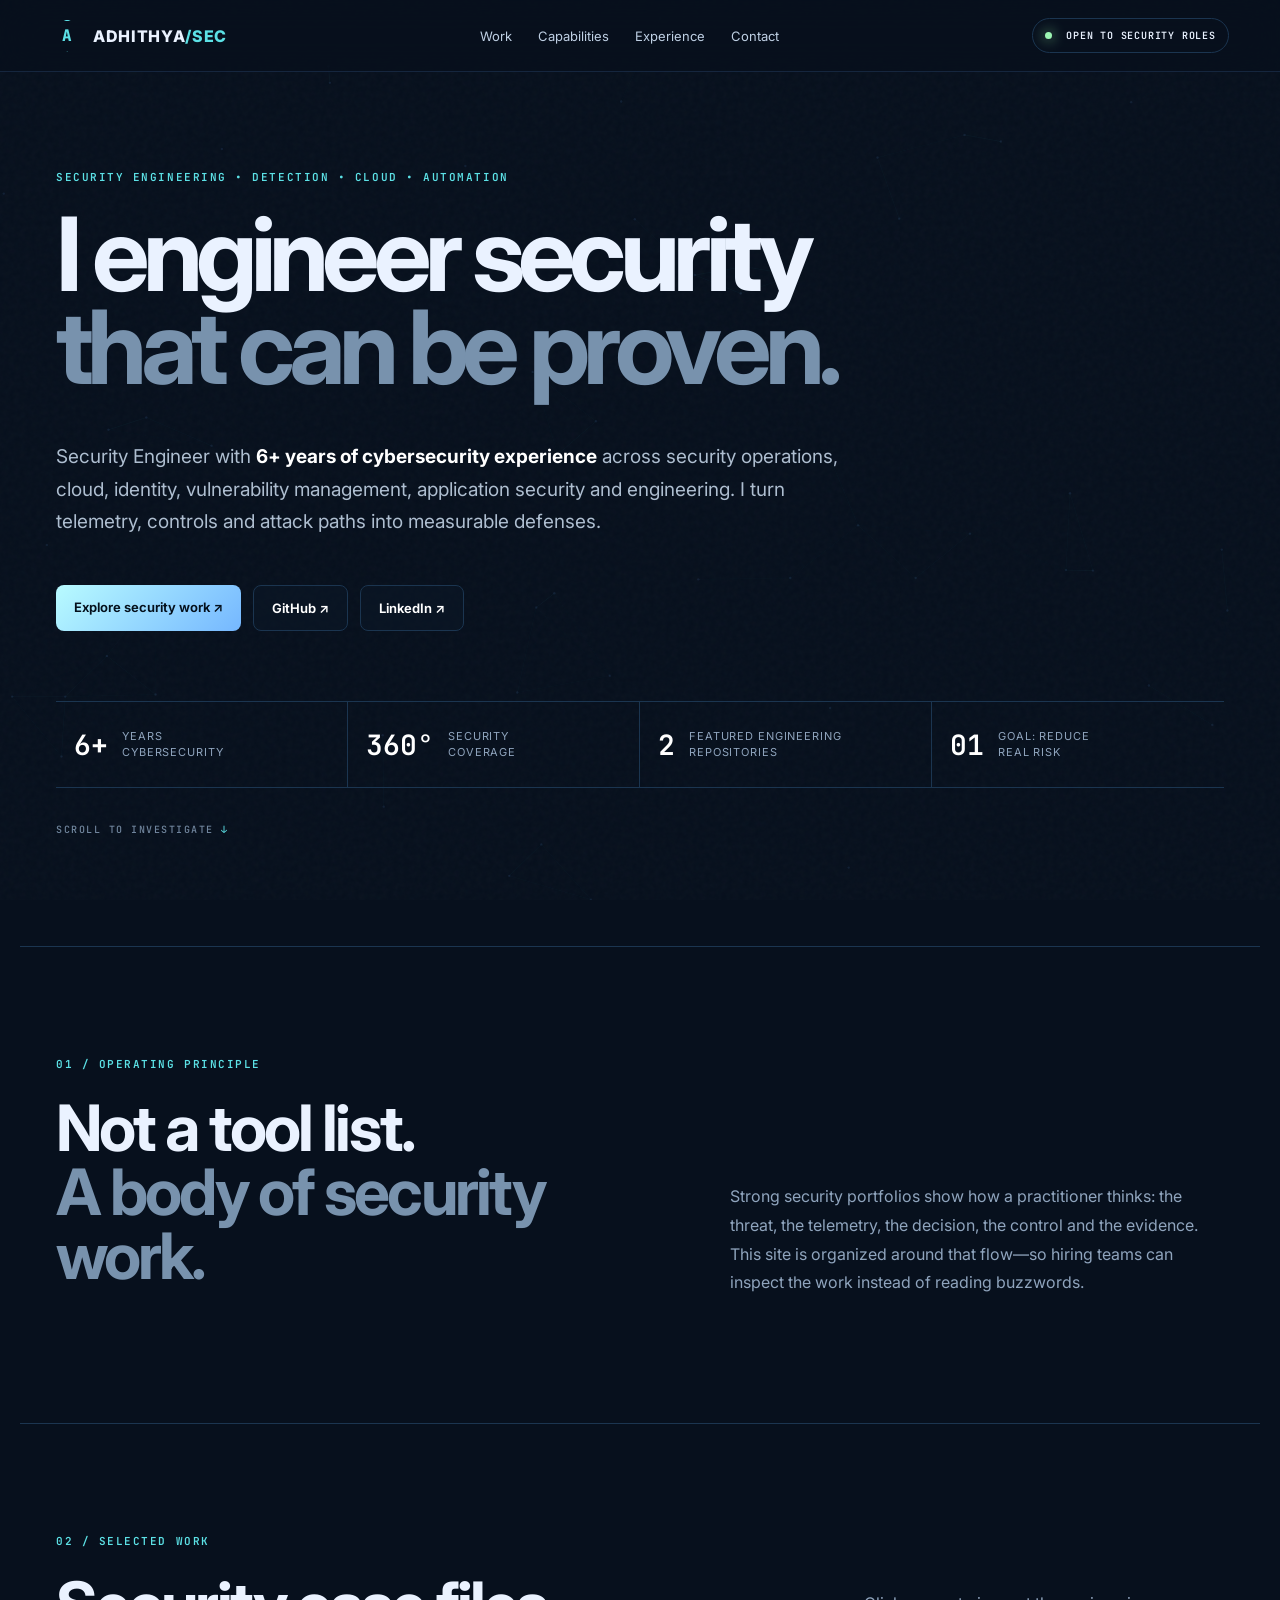
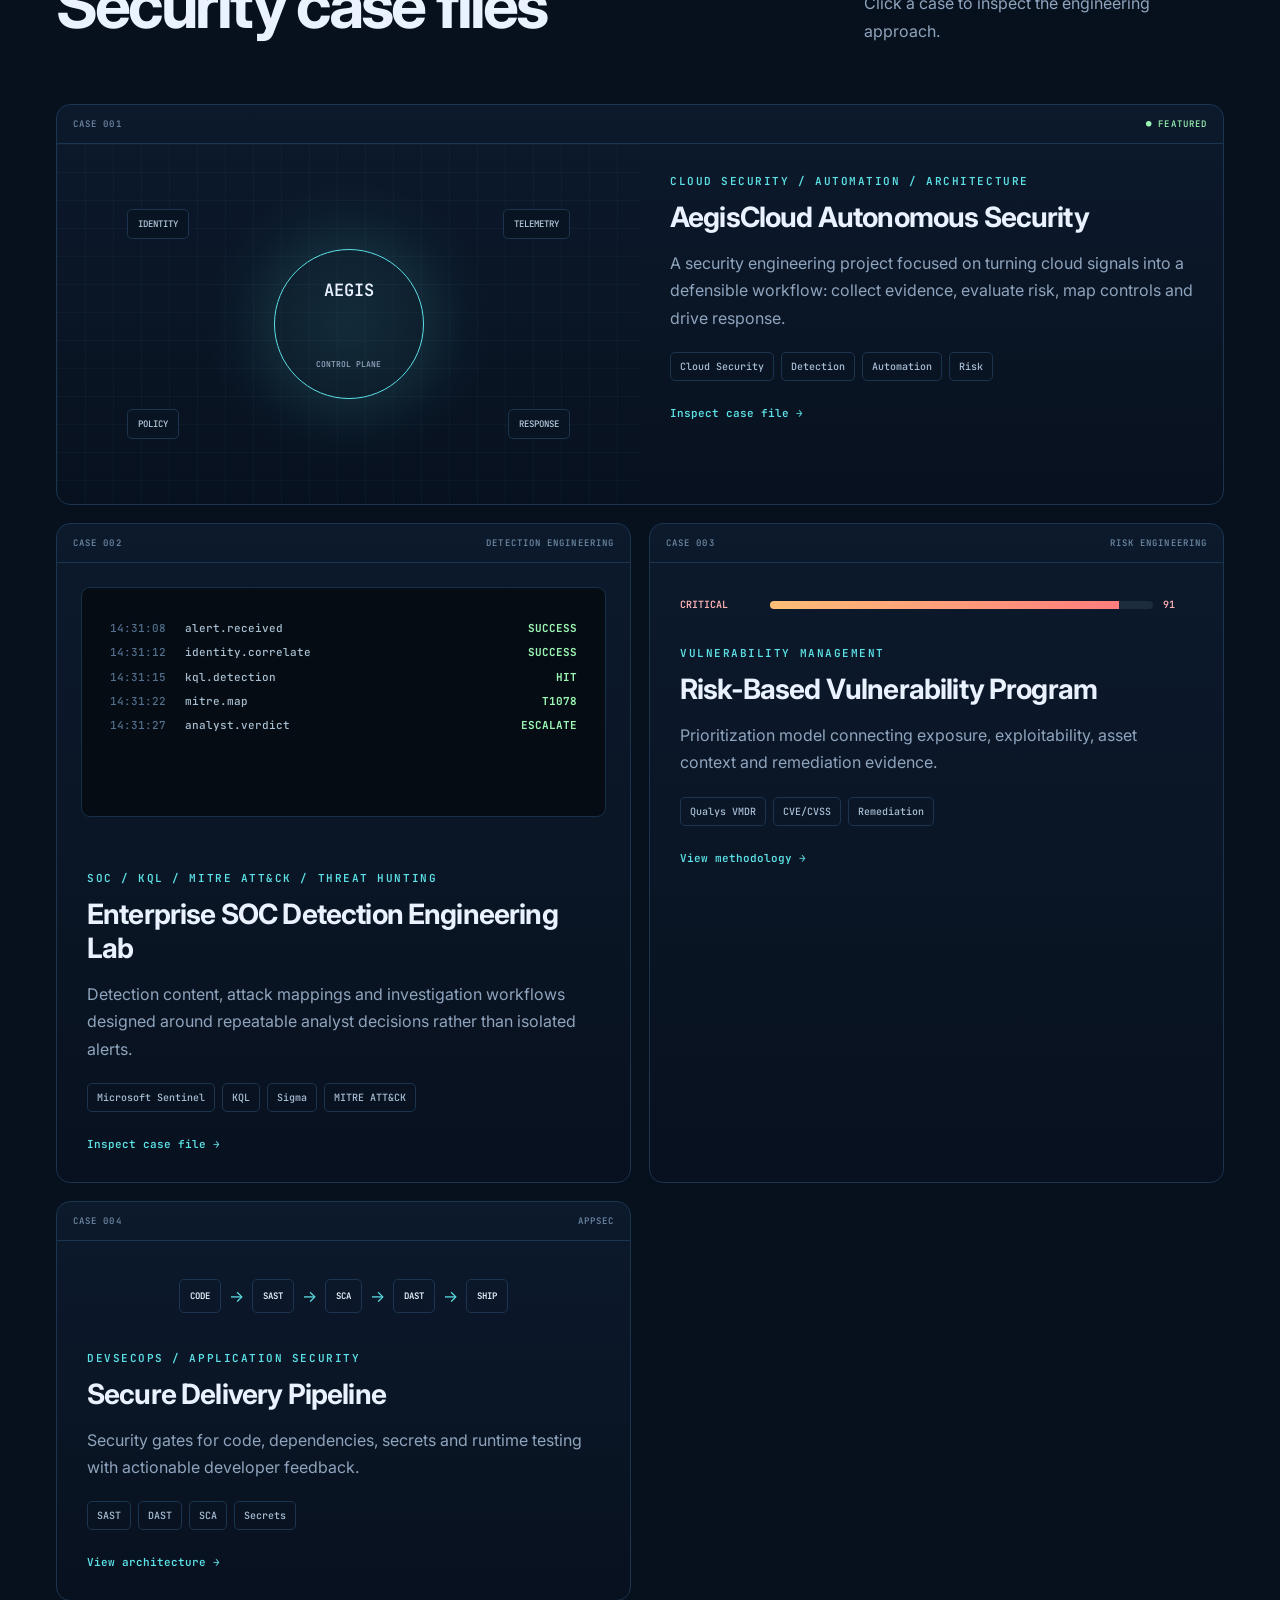
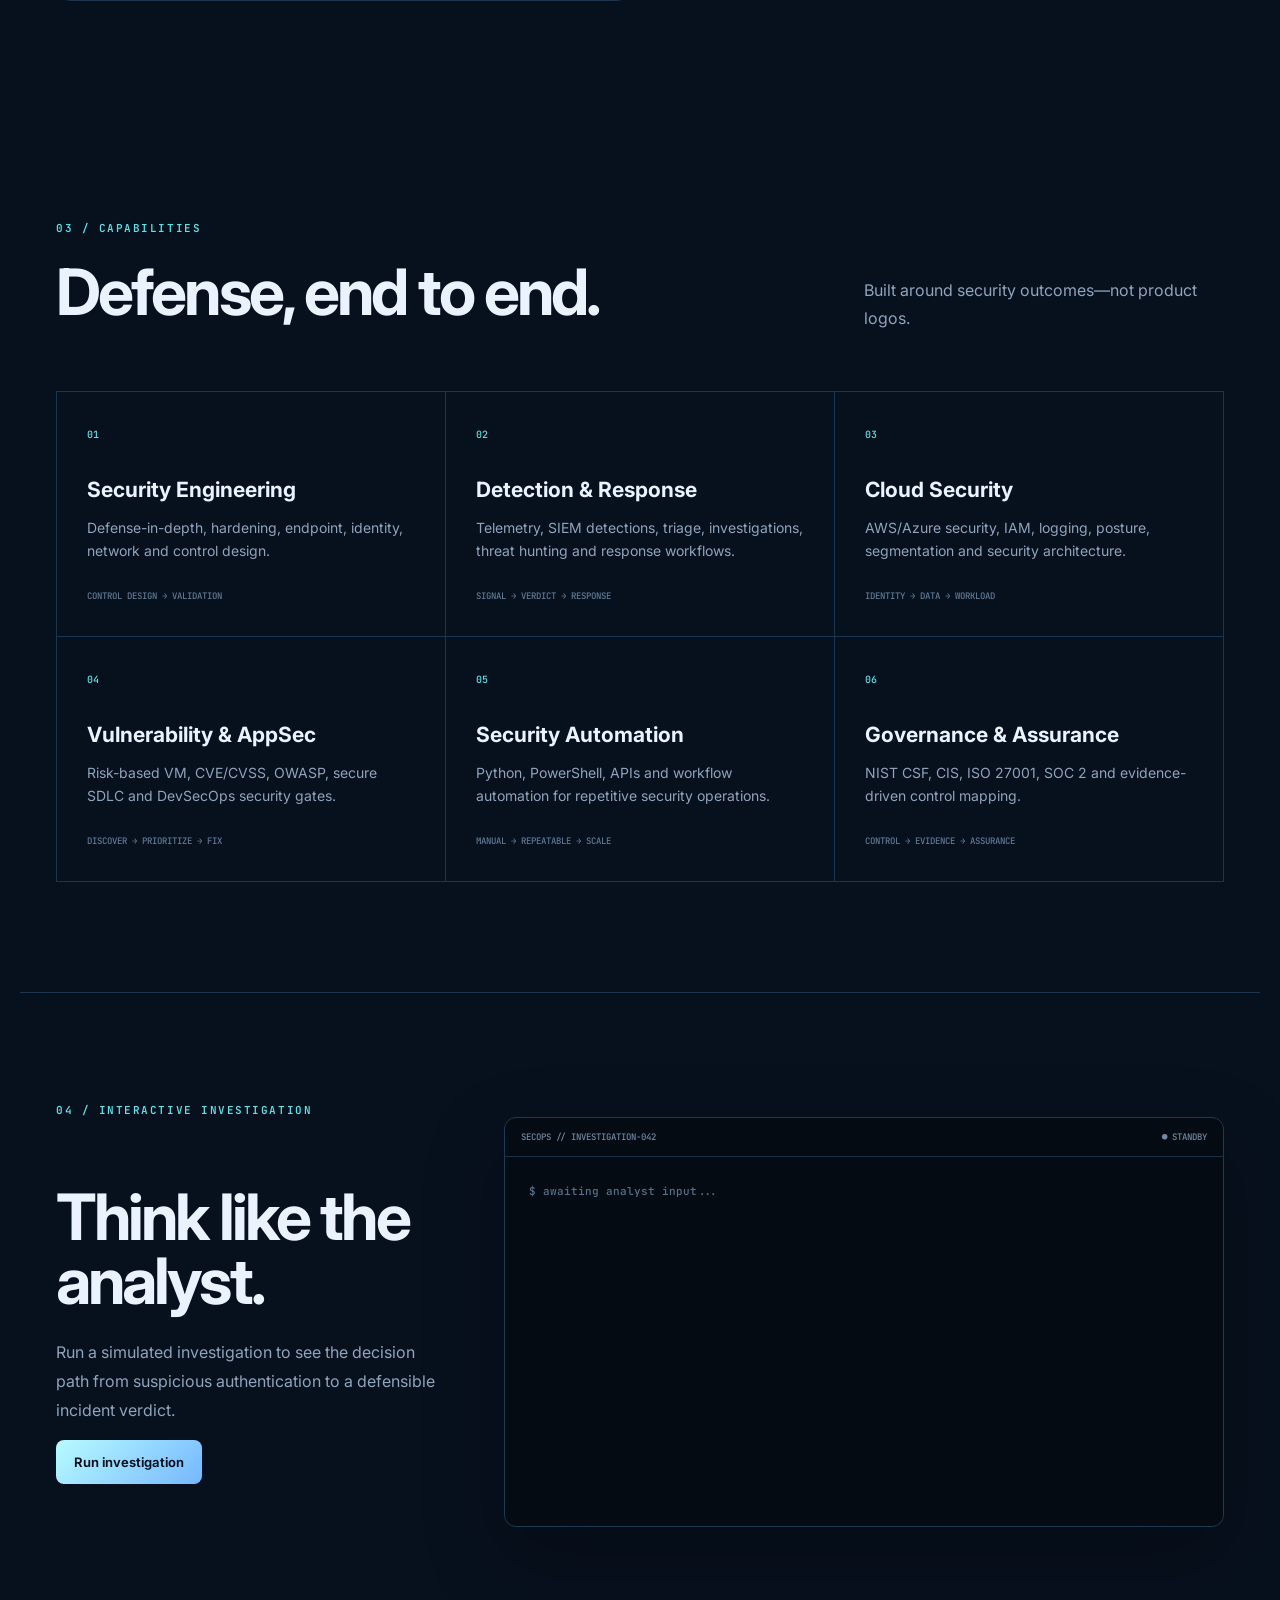
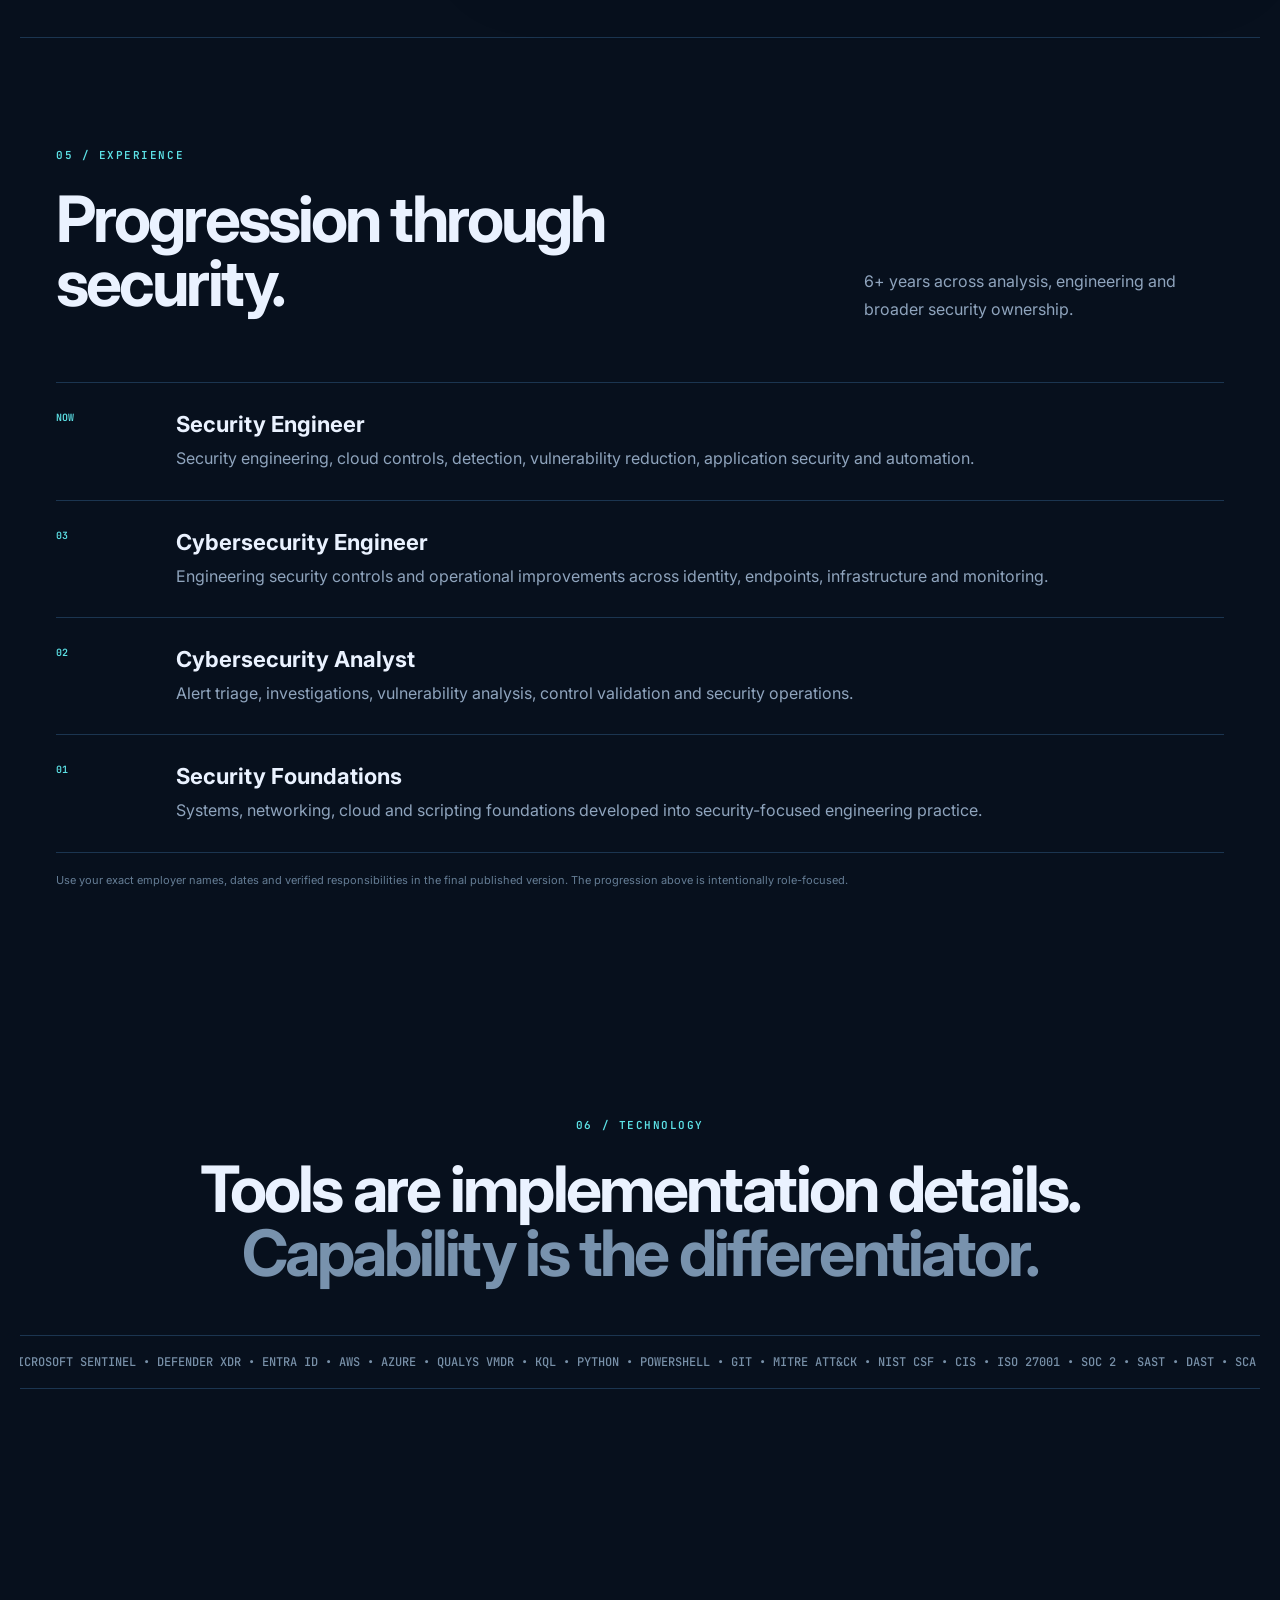
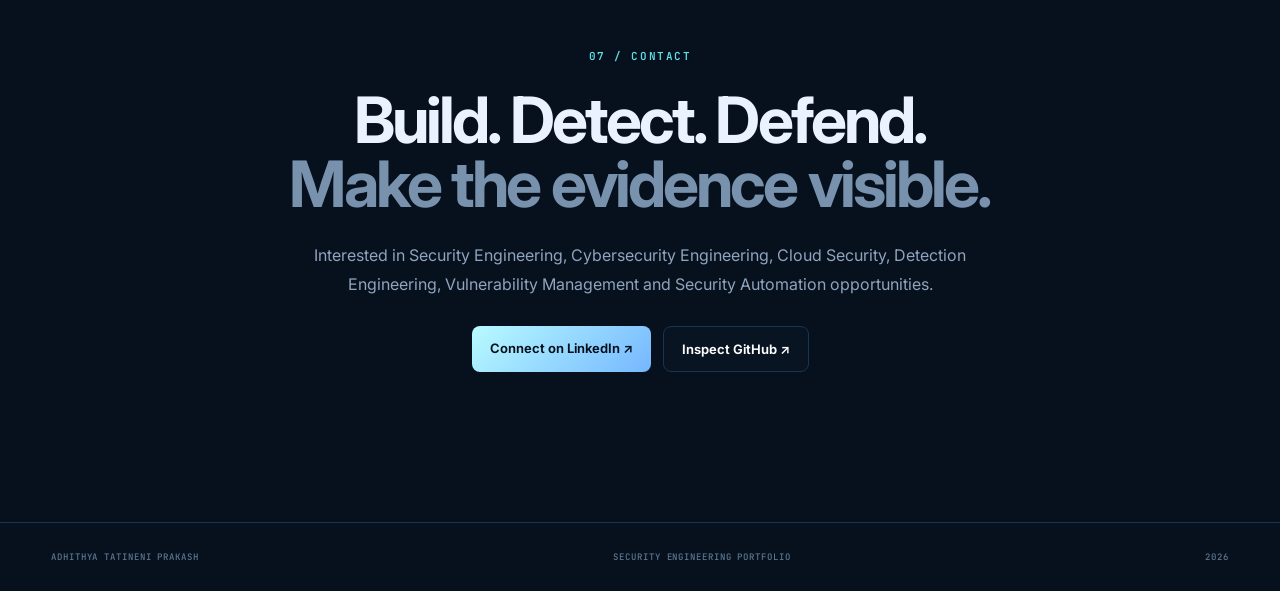
<file: index.html>
<!doctype html>
<html lang="en">
<head>
  <meta charset="utf-8" />
  <meta name="viewport" content="width=device-width,initial-scale=1" />
  <meta name="description" content="Adhithya Tatineni Prakash — Security Engineer portfolio covering security engineering, detection, cloud, vulnerability management, application security and automation." />
  <meta property="og:title" content="Adhithya Tatineni Prakash | Security Engineer" />
  <meta property="og:description" content="Security engineering portfolio: architecture, detections, cloud controls, vulnerability management and automation." />
  <meta name="theme-color" content="#07111f" />
  <title>Adhithya Tatineni Prakash | Security Engineer</title>
  <link rel="preconnect" href="https://fonts.googleapis.com">
  <link rel="preconnect" href="https://fonts.gstatic.com" crossorigin>
  <link href="https://fonts.googleapis.com/css2?family=Inter:wght@400;500;600;700;800&family=JetBrains+Mono:wght@400;600&display=swap" rel="stylesheet">
  <link rel="stylesheet" href="styles.css" />
</head>
<body>
  <canvas id="mesh" aria-hidden="true"></canvas>
  <div class="noise" aria-hidden="true"></div>

  <header class="nav">
    <a class="brand" href="#home"><span class="shield">A</span><span>ADHITHYA<span class="accent">/SEC</span></span></a>
    <nav aria-label="Primary navigation">
      <a href="#work">Work</a><a href="#capabilities">Capabilities</a><a href="#experience">Experience</a><a href="#contact">Contact</a>
    </nav>
    <a class="status" href="#contact"><i></i> OPEN TO SECURITY ROLES</a>
  </header>

  <main>
    <section class="hero section" id="home">
      <div class="eyebrow">SECURITY ENGINEERING • DETECTION • CLOUD • AUTOMATION</div>
      <h1>I engineer security<br><span>that can be proven.</span></h1>
      <p class="lede">Security Engineer with <strong>6+ years of cybersecurity experience</strong> across security operations, cloud, identity, vulnerability management, application security and engineering. I turn telemetry, controls and attack paths into measurable defenses.</p>
      <div class="hero-actions">
        <a class="btn primary" href="#work">Explore security work <span>↗</span></a>
        <a class="btn" href="https://github.com/Adhithyaprakash23" target="_blank" rel="noopener">GitHub <span>↗</span></a>
        <a class="btn" href="https://www.linkedin.com/in/adhithyaprakash/" target="_blank" rel="noopener">LinkedIn <span>↗</span></a>
      </div>
      <div class="proofbar">
        <div><b>6+</b><span>Years<br>Cybersecurity</span></div>
        <div><b>360°</b><span>Security<br>Coverage</span></div>
        <div><b>2</b><span>Featured Engineering<br>Repositories</span></div>
        <div><b>01</b><span>Goal: reduce<br>real risk</span></div>
      </div>
      <div class="scrollcue">SCROLL TO INVESTIGATE <span>↓</span></div>
    </section>

    <section class="section manifesto">
      <div class="section-tag">01 / OPERATING PRINCIPLE</div>
      <div class="split">
        <h2>Not a tool list.<br><span>A body of security work.</span></h2>
        <p>Strong security portfolios show how a practitioner thinks: the threat, the telemetry, the decision, the control and the evidence. This site is organized around that flow—so hiring teams can inspect the work instead of reading buzzwords.</p>
      </div>
    </section>

    <section class="section" id="work">
      <div class="section-head">
        <div><div class="section-tag">02 / SELECTED WORK</div><h2>Security case files</h2></div>
        <p>Click a case to inspect the engineering approach.</p>
      </div>

      <div class="projects">
        <article class="project featured" data-modal="aegis">
          <div class="project-top"><span>CASE 001</span><span class="live">● FEATURED</span></div>
          <div class="project-visual cloud">
            <div class="core">AEGIS<br><small>CONTROL PLANE</small></div>
            <span class="node n1">IDENTITY</span><span class="node n2">TELEMETRY</span><span class="node n3">POLICY</span><span class="node n4">RESPONSE</span>
          </div>
          <div class="project-copy">
            <div class="kicker">CLOUD SECURITY / AUTOMATION / ARCHITECTURE</div>
            <h3>AegisCloud Autonomous Security</h3>
            <p>A security engineering project focused on turning cloud signals into a defensible workflow: collect evidence, evaluate risk, map controls and drive response.</p>
            <div class="chips"><span>Cloud Security</span><span>Detection</span><span>Automation</span><span>Risk</span></div>
            <button class="textbtn">Inspect case file →</button>
          </div>
        </article>

        <article class="project" data-modal="soc">
          <div class="project-top"><span>CASE 002</span><span>DETECTION ENGINEERING</span></div>
          <div class="terminal">
            <div><em>14:31:08</em> alert.received <b>SUCCESS</b></div>
            <div><em>14:31:12</em> identity.correlate <b>SUCCESS</b></div>
            <div><em>14:31:15</em> kql.detection <b>HIT</b></div>
            <div><em>14:31:22</em> mitre.map <b>T1078</b></div>
            <div><em>14:31:27</em> analyst.verdict <b>ESCALATE</b></div>
          </div>
          <div class="project-copy">
            <div class="kicker">SOC / KQL / MITRE ATT&CK / THREAT HUNTING</div>
            <h3>Enterprise SOC Detection Engineering Lab</h3>
            <p>Detection content, attack mappings and investigation workflows designed around repeatable analyst decisions rather than isolated alerts.</p>
            <div class="chips"><span>Microsoft Sentinel</span><span>KQL</span><span>Sigma</span><span>MITRE ATT&CK</span></div>
            <button class="textbtn">Inspect case file →</button>
          </div>
        </article>

        <article class="project mini" data-modal="vm">
          <div class="project-top"><span>CASE 003</span><span>RISK ENGINEERING</span></div>
          <div class="riskviz"><span>CRITICAL</span><div><i style="width:91%"></i></div><span>91</span></div>
          <div class="project-copy">
            <div class="kicker">VULNERABILITY MANAGEMENT</div>
            <h3>Risk-Based Vulnerability Program</h3>
            <p>Prioritization model connecting exposure, exploitability, asset context and remediation evidence.</p>
            <div class="chips"><span>Qualys VMDR</span><span>CVE/CVSS</span><span>Remediation</span></div>
            <button class="textbtn">View methodology →</button>
          </div>
        </article>

        <article class="project mini" data-modal="devsec">
          <div class="project-top"><span>CASE 004</span><span>APPSEC</span></div>
          <div class="pipeline"><span>CODE</span><i>→</i><span>SAST</span><i>→</i><span>SCA</span><i>→</i><span>DAST</span><i>→</i><span>SHIP</span></div>
          <div class="project-copy">
            <div class="kicker">DEVSECOPS / APPLICATION SECURITY</div>
            <h3>Secure Delivery Pipeline</h3>
            <p>Security gates for code, dependencies, secrets and runtime testing with actionable developer feedback.</p>
            <div class="chips"><span>SAST</span><span>DAST</span><span>SCA</span><span>Secrets</span></div>
            <button class="textbtn">View architecture →</button>
          </div>
        </article>
      </div>
    </section>

    <section class="section" id="capabilities">
      <div class="section-head">
        <div><div class="section-tag">03 / CAPABILITIES</div><h2>Defense, end to end.</h2></div>
        <p>Built around security outcomes—not product logos.</p>
      </div>
      <div class="capgrid">
        <div class="cap"><b>01</b><h3>Security Engineering</h3><p>Defense-in-depth, hardening, endpoint, identity, network and control design.</p><span>CONTROL DESIGN → VALIDATION</span></div>
        <div class="cap"><b>02</b><h3>Detection & Response</h3><p>Telemetry, SIEM detections, triage, investigations, threat hunting and response workflows.</p><span>SIGNAL → VERDICT → RESPONSE</span></div>
        <div class="cap"><b>03</b><h3>Cloud Security</h3><p>AWS/Azure security, IAM, logging, posture, segmentation and security architecture.</p><span>IDENTITY → DATA → WORKLOAD</span></div>
        <div class="cap"><b>04</b><h3>Vulnerability & AppSec</h3><p>Risk-based VM, CVE/CVSS, OWASP, secure SDLC and DevSecOps security gates.</p><span>DISCOVER → PRIORITIZE → FIX</span></div>
        <div class="cap"><b>05</b><h3>Security Automation</h3><p>Python, PowerShell, APIs and workflow automation for repetitive security operations.</p><span>MANUAL → REPEATABLE → SCALE</span></div>
        <div class="cap"><b>06</b><h3>Governance & Assurance</h3><p>NIST CSF, CIS, ISO 27001, SOC 2 and evidence-driven control mapping.</p><span>CONTROL → EVIDENCE → ASSURANCE</span></div>
      </div>
    </section>

    <section class="section console-section">
      <div class="section-tag">04 / INTERACTIVE INVESTIGATION</div>
      <div class="console-wrap">
        <div class="console-copy">
          <h2>Think like the analyst.</h2>
          <p>Run a simulated investigation to see the decision path from suspicious authentication to a defensible incident verdict.</p>
          <button id="runInvestigation" class="btn primary">Run investigation</button>
        </div>
        <div class="console" id="console" aria-live="polite">
          <div class="consolebar"><span>SECOPS // INVESTIGATION-042</span><span>● STANDBY</span></div>
          <div id="consoleLines"><p class="muted">$ awaiting analyst input...</p></div>
        </div>
      </div>
    </section>

    <section class="section" id="experience">
      <div class="section-head"><div><div class="section-tag">05 / EXPERIENCE</div><h2>Progression through security.</h2></div><p>6+ years across analysis, engineering and broader security ownership.</p></div>
      <div class="timeline">
        <div class="trow"><span>NOW</span><div><h3>Security Engineer</h3><p>Security engineering, cloud controls, detection, vulnerability reduction, application security and automation.</p></div></div>
        <div class="trow"><span>03</span><div><h3>Cybersecurity Engineer</h3><p>Engineering security controls and operational improvements across identity, endpoints, infrastructure and monitoring.</p></div></div>
        <div class="trow"><span>02</span><div><h3>Cybersecurity Analyst</h3><p>Alert triage, investigations, vulnerability analysis, control validation and security operations.</p></div></div>
        <div class="trow"><span>01</span><div><h3>Security Foundations</h3><p>Systems, networking, cloud and scripting foundations developed into security-focused engineering practice.</p></div></div>
      </div>
      <p class="truth-note">Use your exact employer names, dates and verified responsibilities in the final published version. The progression above is intentionally role-focused.</p>
    </section>

    <section class="section stack">
      <div class="section-tag">06 / TECHNOLOGY</div>
      <h2>Tools are implementation details.<br><span>Capability is the differentiator.</span></h2>
      <div class="marquee"><div>MICROSOFT SENTINEL • DEFENDER XDR • ENTRA ID • AWS • AZURE • QUALYS VMDR • KQL • PYTHON • POWERSHELL • GIT • MITRE ATT&CK • NIST CSF • CIS • ISO 27001 • SOC 2 • SAST • DAST • SCA •</div></div>
    </section>

    <section class="section contact" id="contact">
      <div class="section-tag">07 / CONTACT</div>
      <h2>Build. Detect. Defend.<br><span>Make the evidence visible.</span></h2>
      <p>Interested in Security Engineering, Cybersecurity Engineering, Cloud Security, Detection Engineering, Vulnerability Management and Security Automation opportunities.</p>
      <div class="hero-actions center">
        <a class="btn primary" href="https://www.linkedin.com/in/adhithyaprakash/" target="_blank" rel="noopener">Connect on LinkedIn ↗</a>
        <a class="btn" href="https://github.com/Adhithyaprakash23" target="_blank" rel="noopener">Inspect GitHub ↗</a>
      </div>
    </section>
  </main>

  <footer><span>ADHITHYA TATINENI PRAKASH</span><span>SECURITY ENGINEERING PORTFOLIO</span><span id="year"></span></footer>

  <dialog id="caseModal">
    <button class="close" aria-label="Close">×</button>
    <div id="modalContent"></div>
  </dialog>

  <script src="script.js"></script>
</body>
</html>
</file>
<file: styles.css>
:root{--bg:#07101d;--surface:#0b1727;--surface2:#0e1d30;--text:#eaf2ff;--muted:#8fa4bd;--line:#1b3550;--cyan:#5ce1e6;--blue:#6fa8ff;--lime:#9cf6b3;--mono:"JetBrains Mono",monospace}*{box-sizing:border-box}html{scroll-behavior:smooth}body{margin:0;background:var(--bg);color:var(--text);font-family:Inter,sans-serif;overflow-x:hidden}a{color:inherit;text-decoration:none}button{font:inherit}.noise{position:fixed;inset:0;pointer-events:none;opacity:.035;z-index:-1;background-image:url("data:image/svg+xml,%3Csvg viewBox='0 0 180 180' xmlns='http://www.w3.org/2000/svg'%3E%3Cfilter id='n'%3E%3CfeTurbulence type='fractalNoise' baseFrequency='.9' numOctaves='4' stitchTiles='stitch'/%3E%3C/filter%3E%3Crect width='100%25' height='100%25' filter='url(%23n)' opacity='.8'/%3E%3C/svg%3E")}#mesh{position:fixed;inset:0;z-index:-2;width:100%;height:100%;opacity:.38}.nav{position:fixed;top:0;left:0;right:0;height:72px;display:flex;align-items:center;justify-content:space-between;padding:0 4vw;border-bottom:1px solid rgba(111,168,255,.15);background:rgba(7,16,29,.72);backdrop-filter:blur(18px);z-index:10}.brand{display:flex;gap:10px;align-items:center;font-weight:800;letter-spacing:.04em}.shield{width:32px;height:32px;display:grid;place-items:center;border:1px solid var(--cyan);clip-path:polygon(50% 0,92% 18%,84% 75%,50% 100%,16% 75%,8% 18%);font-family:var(--mono);color:var(--cyan)}.accent{color:var(--cyan)}nav{display:flex;gap:26px;font-size:13px;color:#bfd0e4}nav a:hover{color:white}.status{font:600 10px var(--mono);letter-spacing:.08em;border:1px solid var(--line);padding:10px 12px;border-radius:99px}.status i{display:inline-block;width:7px;height:7px;background:var(--lime);border-radius:50%;margin-right:7px;box-shadow:0 0 14px var(--lime)}.section{max-width:1240px;margin:auto;padding:110px 36px}.hero{min-height:100vh;padding-top:170px;display:flex;flex-direction:column;justify-content:center}.eyebrow,.section-tag,.kicker{font:600 11px var(--mono);letter-spacing:.14em;color:var(--cyan)}h1{font-size:clamp(54px,8vw,108px);line-height:.91;letter-spacing:-.065em;margin:24px 0 28px;max-width:1050px}h1 span,h2 span{color:#7892ad}.lede{max-width:790px;font-size:19px;line-height:1.7;color:#aebed0}.lede strong{color:white}.hero-actions{display:flex;gap:12px;flex-wrap:wrap;margin-top:28px}.btn{border:1px solid var(--line);padding:14px 18px;border-radius:8px;background:rgba(11,23,39,.65);font-weight:650;font-size:13px;cursor:pointer;color:white}.btn:hover{border-color:#4d739a;transform:translateY(-1px)}.btn.primary{background:linear-gradient(135deg,#b8fbff,#75b7ff);color:#04101c;border:0}.proofbar{display:grid;grid-template-columns:repeat(4,1fr);border-top:1px solid var(--line);border-bottom:1px solid var(--line);margin-top:70px}.proofbar div{display:flex;align-items:center;gap:14px;padding:24px 18px;border-right:1px solid var(--line)}.proofbar div:last-child{border:0}.proofbar b{font:600 28px var(--mono);color:white}.proofbar span{font-size:11px;line-height:1.45;color:var(--muted);text-transform:uppercase;letter-spacing:.08em}.scrollcue{margin-top:35px;font:500 10px var(--mono);letter-spacing:.15em;color:#71869e}.scrollcue span{color:var(--cyan)}.manifesto{border-top:1px solid var(--line);border-bottom:1px solid var(--line)}.split{display:grid;grid-template-columns:1.1fr .9fr;gap:70px;align-items:end}.split h2,.section-head h2,.stack h2,.contact h2,.console-copy h2{font-size:clamp(36px,5vw,66px);letter-spacing:-.045em;line-height:1;margin:25px 0}.split p,.section-head p,.console-copy p,.contact p{color:var(--muted);line-height:1.8;font-size:16px}.section-head{display:flex;justify-content:space-between;gap:40px;align-items:end;margin-bottom:42px}.section-head p{max-width:360px}.projects{display:grid;grid-template-columns:1fr 1fr;gap:18px}.project{border:1px solid var(--line);background:linear-gradient(180deg,rgba(14,29,48,.82),rgba(8,18,31,.82));border-radius:14px;overflow:hidden;cursor:pointer;transition:.25s}.project:hover{transform:translateY(-4px);border-color:#37618a;box-shadow:0 24px 70px rgba(0,0,0,.2)}.project.featured{grid-column:span 2;display:grid;grid-template-columns:1fr 1fr}.project.featured .project-top{grid-column:span 2}.project-top{display:flex;justify-content:space-between;padding:13px 16px;border-bottom:1px solid var(--line);font:500 9px var(--mono);letter-spacing:.12em;color:#718ba6}.live{color:var(--lime)}.project-copy{padding:30px}.project-copy h3{font-size:28px;letter-spacing:-.03em;margin:12px 0}.project-copy p{color:var(--muted);line-height:1.7}.chips{display:flex;flex-wrap:wrap;gap:7px;margin:20px 0}.chips span{font:500 10px var(--mono);padding:7px 9px;border:1px solid var(--line);border-radius:5px;color:#a9bfd6}.textbtn{border:0;background:transparent;color:var(--cyan);padding:0;font:600 11px var(--mono);cursor:pointer}.project-visual{min-height:360px;position:relative;display:grid;place-items:center;background:radial-gradient(circle at center,rgba(92,225,230,.11),transparent 42%),linear-gradient(rgba(92,225,230,.035) 1px,transparent 1px),linear-gradient(90deg,rgba(92,225,230,.035) 1px,transparent 1px);background-size:auto,28px 28px,28px 28px}.core{width:150px;height:150px;border:1px solid var(--cyan);border-radius:50%;display:grid;place-items:center;text-align:center;font:600 17px var(--mono);box-shadow:0 0 60px rgba(92,225,230,.12)}.core small{font-size:8px;color:var(--muted)}.node{position:absolute;border:1px solid var(--line);padding:8px 10px;border-radius:5px;font:500 9px var(--mono);color:#b9cce0;background:#081421}.n1{top:18%;left:12%}.n2{top:18%;right:12%}.n3{bottom:18%;left:12%}.n4{bottom:18%;right:12%}.terminal{margin:24px;min-height:230px;padding:28px;background:#050c14;border:1px solid #163047;border-radius:9px;font:500 11px/2.2 var(--mono);color:#a9bfd0}.terminal em{font-style:normal;color:#526f8d;margin-right:12px}.terminal b{float:right;color:var(--lime)}.riskviz{margin:35px 30px 5px;display:grid;grid-template-columns:80px 1fr 30px;gap:10px;align-items:center;font:600 10px var(--mono);color:#ffb3b3}.riskviz div{height:8px;background:#1c2c3c;border-radius:99px;overflow:hidden}.riskviz i{display:block;height:100%;background:linear-gradient(90deg,#ffbe76,#ff7d7d)}.pipeline{margin:38px 25px 8px;display:flex;align-items:center;justify-content:center;gap:8px;flex-wrap:wrap}.pipeline span{font:600 9px var(--mono);border:1px solid var(--line);padding:10px;border-radius:5px}.pipeline i{color:var(--cyan);font-style:normal}.capgrid{display:grid;grid-template-columns:repeat(3,1fr);border-top:1px solid var(--line);border-left:1px solid var(--line)}.cap{padding:30px;min-height:245px;border-right:1px solid var(--line);border-bottom:1px solid var(--line);transition:.2s}.cap:hover{background:#0b192a}.cap b{font:500 10px var(--mono);color:var(--cyan)}.cap h3{font-size:21px;margin:35px 0 12px}.cap p{color:var(--muted);line-height:1.65;font-size:14px}.cap span{display:block;margin-top:28px;font:500 9px var(--mono);color:#607b97}.console-section{border-top:1px solid var(--line);border-bottom:1px solid var(--line)}.console-wrap{display:grid;grid-template-columns:.7fr 1.3fr;gap:60px;align-items:center}.console{min-height:410px;background:#040b12;border:1px solid #1b3a54;border-radius:12px;overflow:hidden;box-shadow:0 30px 80px rgba(0,0,0,.25)}.consolebar{padding:13px 16px;border-bottom:1px solid #153047;display:flex;justify-content:space-between;font:500 9px var(--mono);color:#6f8aa5}.console #consoleLines{padding:24px;font:500 11px/1.9 var(--mono)}.console p{margin:0 0 7px}.console .ok{color:var(--lime)}.console .warn{color:#ffd27d}.console .cyan{color:var(--cyan)}.muted{color:#57708a}.timeline{border-top:1px solid var(--line)}.trow{display:grid;grid-template-columns:120px 1fr;border-bottom:1px solid var(--line);padding:28px 0}.trow>span{font:600 10px var(--mono);color:var(--cyan)}.trow h3{margin:0 0 8px;font-size:22px}.trow p{margin:0;color:var(--muted);line-height:1.65}.truth-note{font-size:11px;color:#657d95;margin-top:20px}.stack{text-align:center;overflow:hidden}.stack h2{margin:25px auto 50px}.marquee{width:100vw;margin-left:calc(50% - 50vw);border-top:1px solid var(--line);border-bottom:1px solid var(--line);overflow:hidden;padding:18px 0;white-space:nowrap;color:#7890a8;font:500 12px var(--mono)}.marquee div{display:inline-block;animation:marquee 28s linear infinite}@keyframes marquee{to{transform:translateX(-50%)}}.contact{text-align:center;padding-top:150px;padding-bottom:150px}.contact p{max-width:720px;margin:0 auto}.center{justify-content:center}footer{border-top:1px solid var(--line);padding:28px 4vw;display:flex;justify-content:space-between;color:#5d7892;font:500 9px var(--mono);letter-spacing:.1em}dialog{width:min(760px,92vw);border:1px solid #294a68;border-radius:14px;background:#091522;color:white;padding:0;box-shadow:0 40px 120px #000}dialog::backdrop{background:rgba(2,8,14,.78);backdrop-filter:blur(7px)}dialog .close{position:absolute;right:16px;top:12px;border:0;background:transparent;color:white;font-size:28px;cursor:pointer}#modalContent{padding:45px}#modalContent h2{font-size:36px;margin:12px 0}#modalContent h4{font:600 10px var(--mono);color:var(--cyan);letter-spacing:.12em;margin-top:28px}#modalContent p,#modalContent li{color:#9eb2c8;line-height:1.7}#modalContent a{color:var(--cyan)}@media(max-width:850px){.nav nav{display:none}.status{display:none}.section{padding:85px 22px}.hero{padding-top:130px}.proofbar{grid-template-columns:1fr 1fr}.split,.console-wrap{grid-template-columns:1fr;gap:25px}.projects{grid-template-columns:1fr}.project.featured{grid-column:auto;display:block}.project.featured .project-top{grid-column:auto}.project-visual{min-height:280px}.capgrid{grid-template-columns:1fr 1fr}.section-head{display:block}.trow{grid-template-columns:65px 1fr}footer{gap:15px;flex-wrap:wrap}}@media(max-width:560px){h1{font-size:52px}.proofbar{grid-template-columns:1fr}.proofbar div{border-right:0;border-bottom:1px solid var(--line)}.capgrid{grid-template-columns:1fr}.project-copy h3{font-size:23px}.node{font-size:7px}.hero-actions .btn{width:100%;text-align:center}}@media(prefers-reduced-motion:reduce){*{scroll-behavior:auto!important;animation:none!important;transition:none!important}}
</file>
